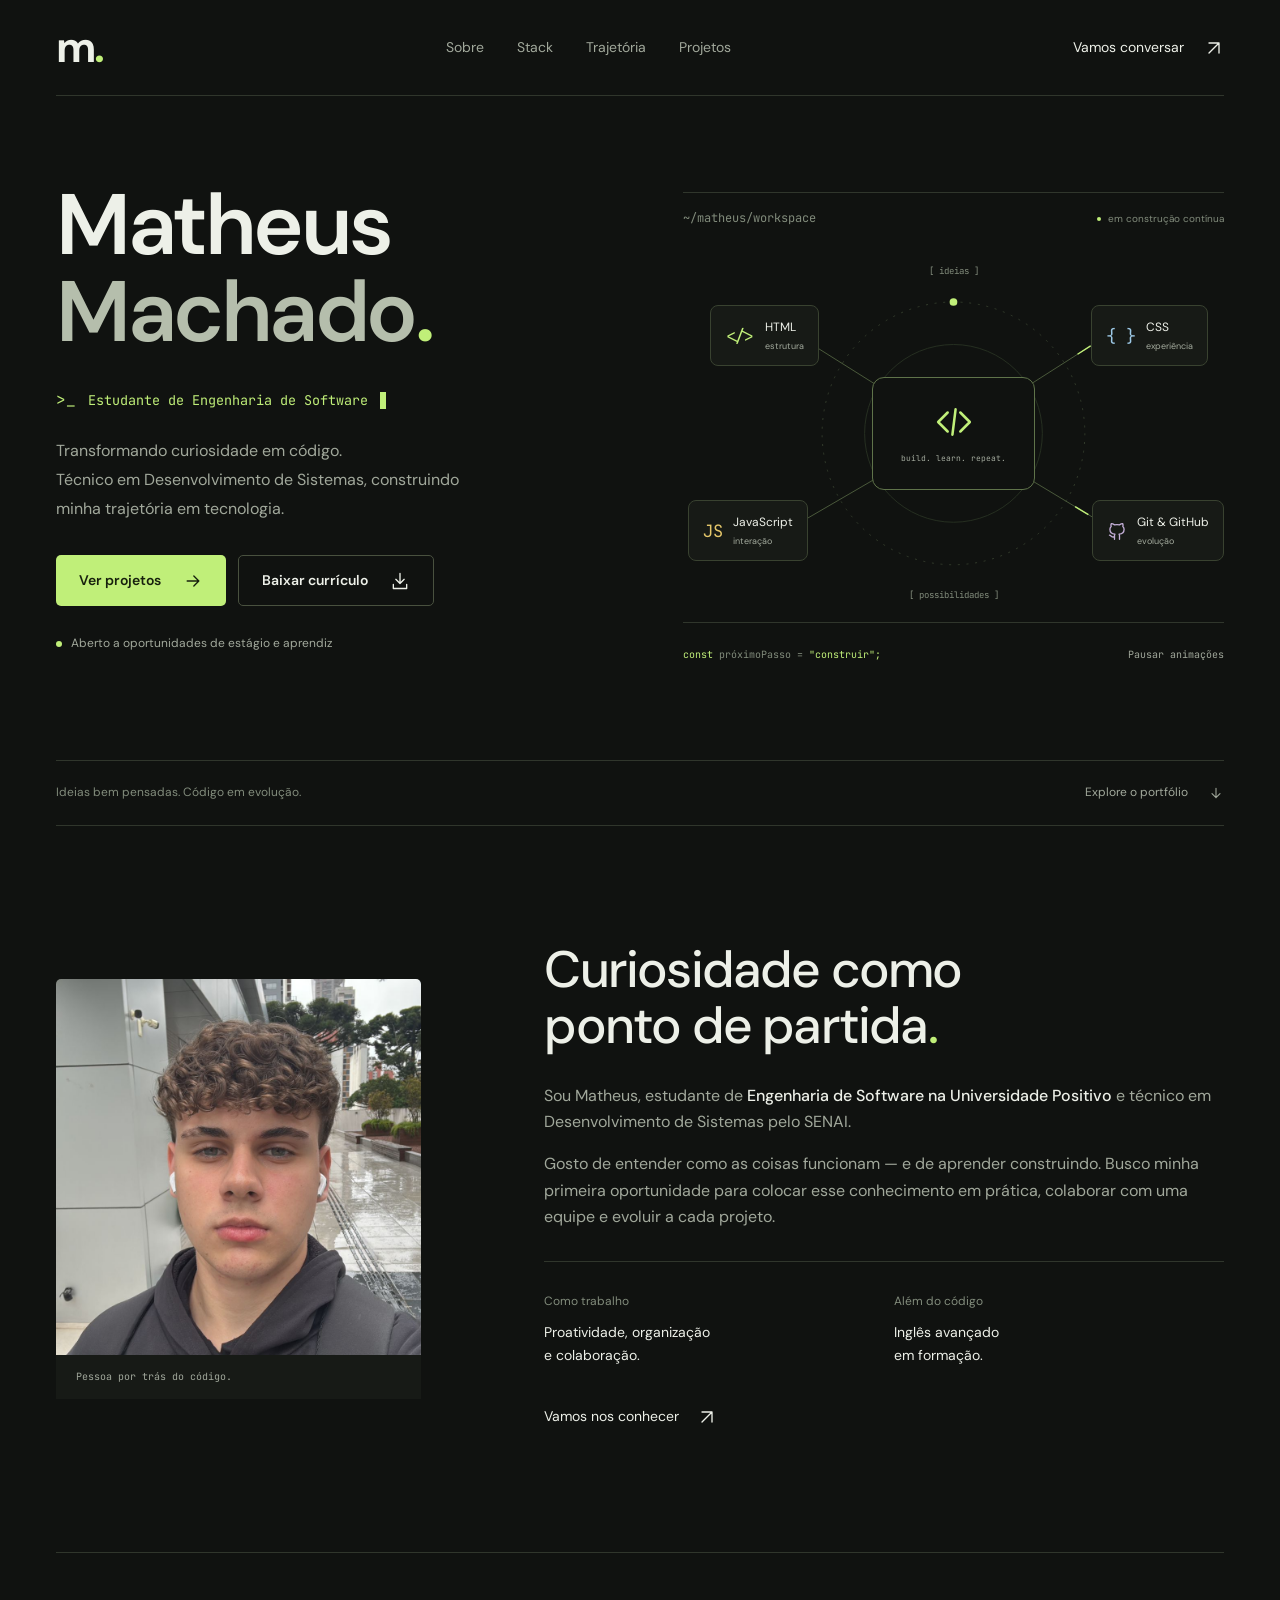
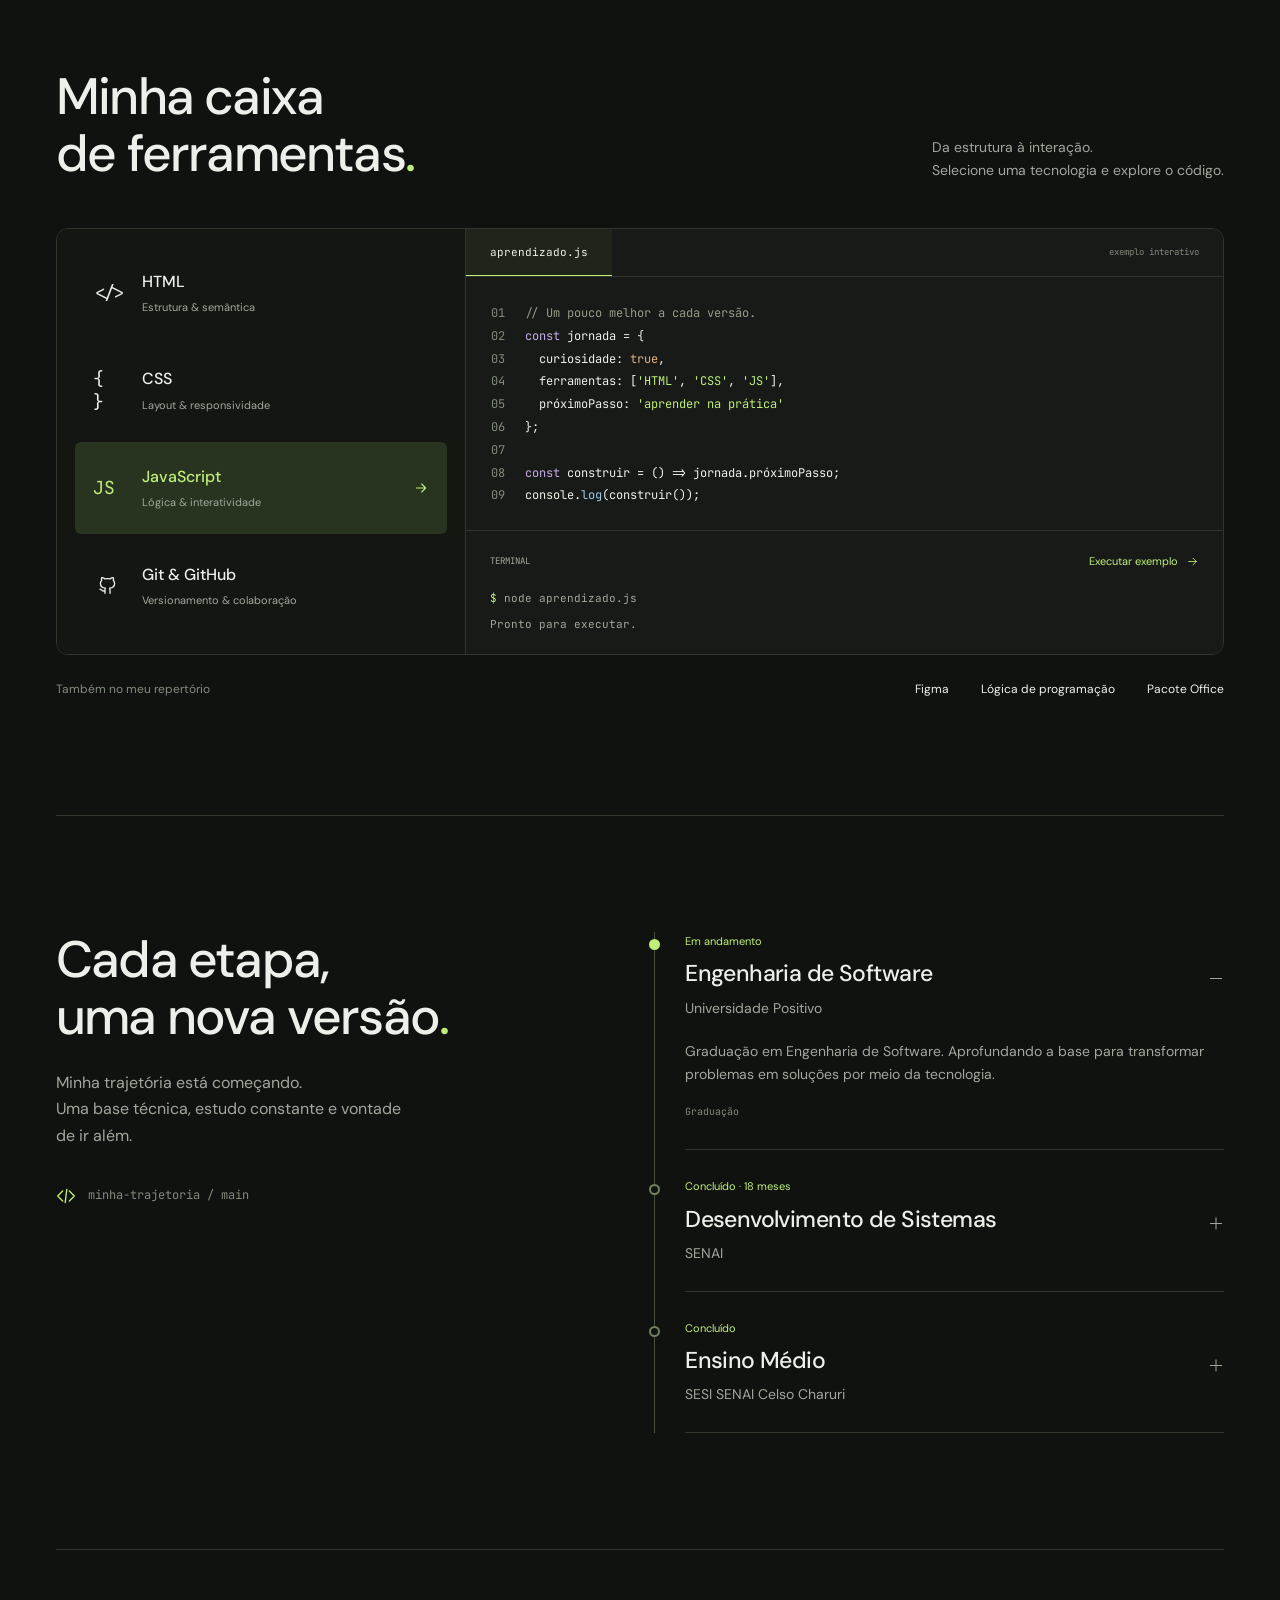
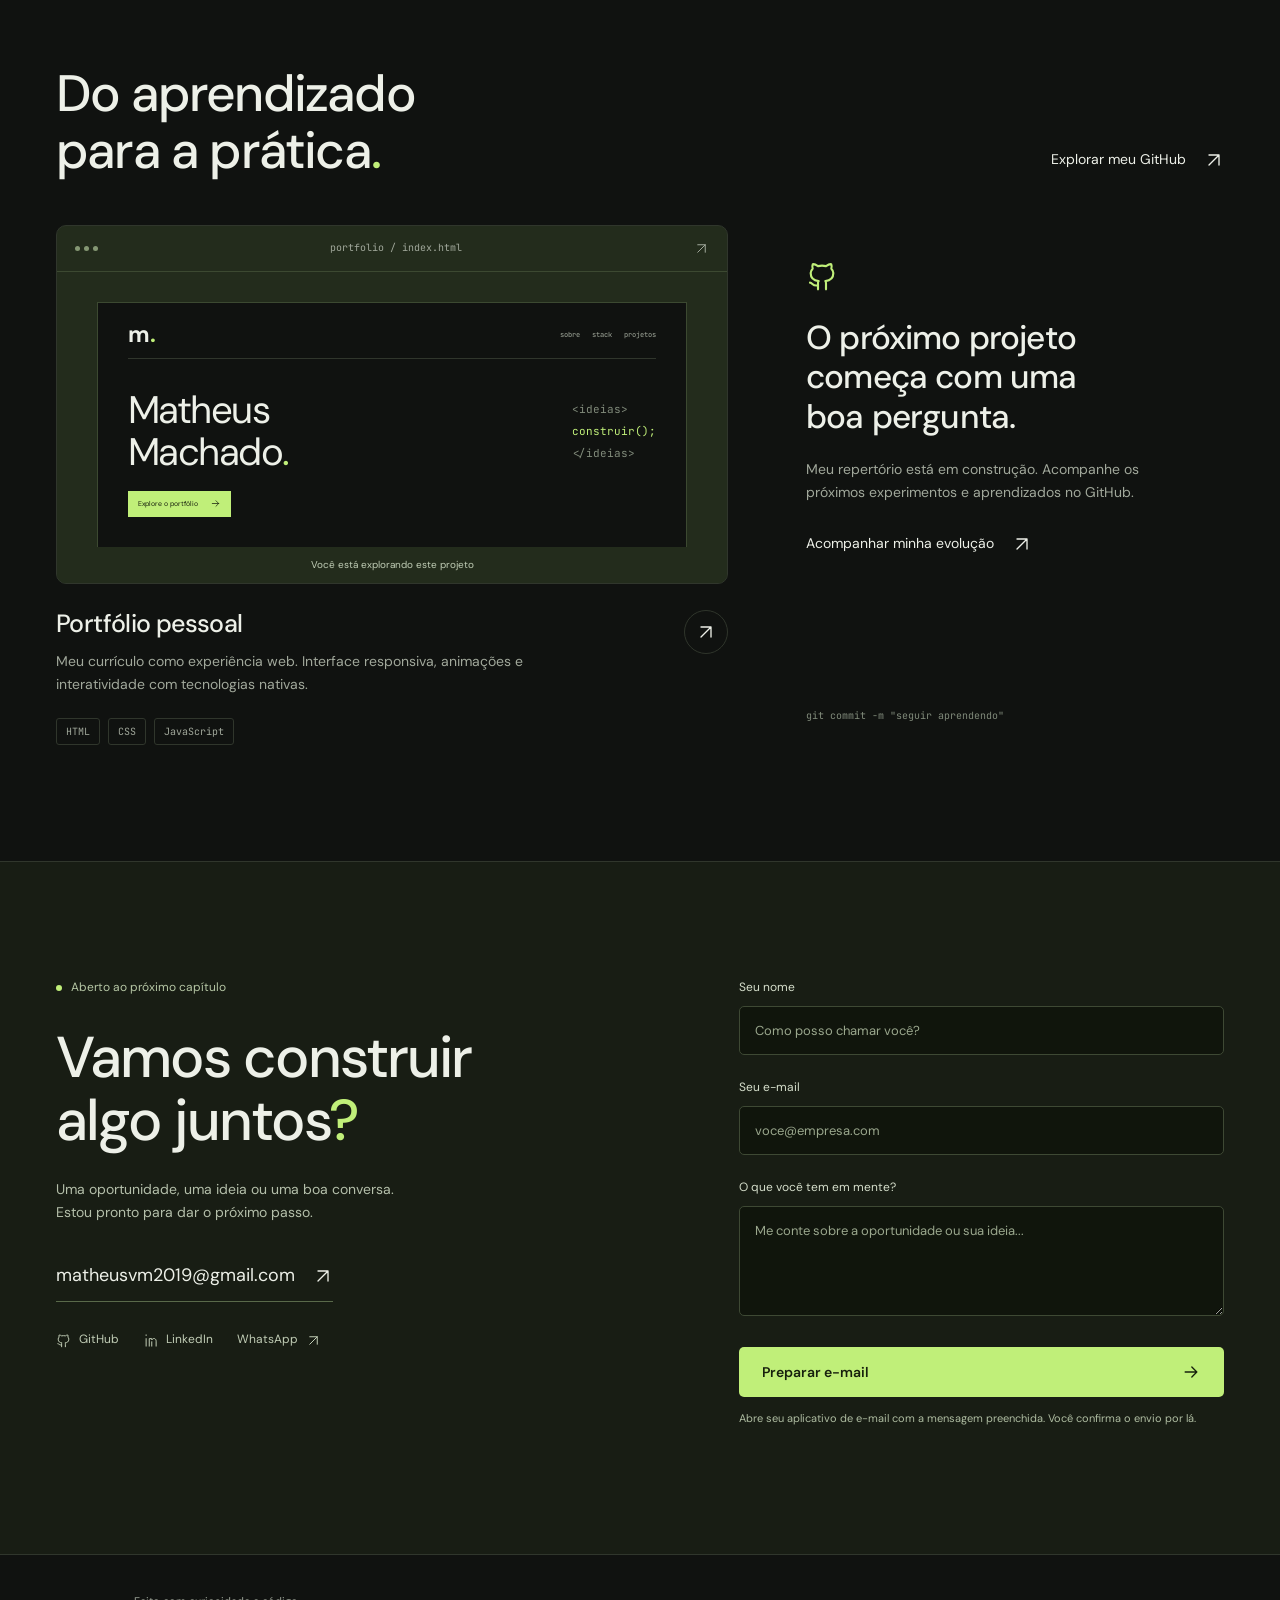
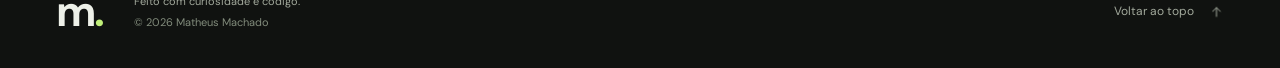
<file: index.html>
<!DOCTYPE html>
<html lang="pt-BR">
<head>
  <meta charset="UTF-8">
  <meta name="viewport" content="width=device-width, initial-scale=1">
  <meta name="theme-color" content="#101210">
  <meta name="description" content="Matheus Machado — estudante de Engenharia de Software e técnico em Desenvolvimento de Sistemas. Conheça minhas competências, formação e projetos.">
  <title>Matheus Machado — Engenharia de Software</title>
  <link rel="icon" href="favicon.svg" type="image/svg+xml">
  <link rel="stylesheet" href="fonts/fonts.css">
  <link rel="stylesheet" href="style.css">
  <script src="script.js" defer></script>
</head>
<body>
  <svg class="icon-definitions" xmlns="http://www.w3.org/2000/svg" aria-hidden="true"><defs>
    <symbol id="arrow" viewBox="0 0 24 24"><path d="M5 12h14m-6-6 6 6-6 6"/></symbol>
    <symbol id="external" viewBox="0 0 24 24"><path d="M6 18 18 6M6 6h12v12"/></symbol>
    <symbol id="download" viewBox="0 0 24 24"><path d="M12 3v12m-5-5 5 5 5-5M4 16v5h16v-5"/></symbol>
    <symbol id="github" viewBox="0 0 24 24"><path d="M9 19c-4 1-4-2-6-2m12 5v-4c0-1 .1-1.6-.5-2.2 3-.3 6-1.5 6-6A4.7 4.7 0 0 0 19 6.5a4.4 4.4 0 0 0-.1-3.3s-1.2-.4-3.9 1.4a13.4 13.4 0 0 0-6 0C6.3 2.8 5.1 3.2 5.1 3.2A4.4 4.4 0 0 0 5 6.5a4.7 4.7 0 0 0-1.5 3.3c0 4.5 3 5.7 6 6-.5.5-.6 1.2-.5 2.2v4"/></symbol>
    <symbol id="mail" viewBox="0 0 24 24"><rect x="3" y="5" width="18" height="14" rx="2"/><path d="m3 6 9 7 9-7"/></symbol>
    <symbol id="check" viewBox="0 0 24 24"><path d="m5 12 4 4L19 6"/></symbol>
    <symbol id="code" viewBox="0 0 24 24"><path d="m8 6-6 6 6 6m8-12 6 6-6 6m-3-14-2 16"/></symbol>
    <symbol id="linkedin" viewBox="0 0 24 24"><path d="M5 9v12M5 3v1m5 17V9h4v2c3-4 7-2 7 2v8m-7-7v7"/></symbol>
  </defs></svg>
  <a class="skip-link" href="#conteudo">Pular para o conteúdo</a>
  <div class="scroll-progress" aria-hidden="true"></div>
  <header class="site-header">
    <a class="wordmark" href="#inicio" aria-label="Matheus Machado, início">m<span>.</span></a>
    <nav id="navigation" aria-label="Navegação principal">
      <a href="#sobre">Sobre</a><a href="#habilidades">Stack</a><a href="#formacao">Trajetória</a><a href="#projetos">Projetos</a>
    </nav>
    <a class="header-contact" href="#contato">Vamos conversar <svg class="icon"><use href="#external"/></svg></a>
    <button class="menu-toggle" aria-controls="navigation" aria-expanded="false" aria-label="Abrir menu"><span></span><span></span></button>
  </header>
  <main id="conteudo">
    <section class="hero container" id="inicio" aria-labelledby="hero-title">
      <div class="hero-copy">
        <h1 id="hero-title">Matheus<br><span>Machado<span class="name-dot">.</span></span></h1>
        <div class="role-line"><span class="code-prompt" aria-hidden="true">&gt;_</span><p id="typed-role">Estudante de Engenharia de Software</p><span class="typing-caret" aria-hidden="true"></span></div>
        <p class="hero-description">Transformando curiosidade em código. <br>Técnico em Desenvolvimento de Sistemas, construindo minha trajetória em tecnologia.</p>
        <div class="hero-actions">
          <a class="button button-primary magnetic" href="#projetos">Ver projetos <svg class="icon"><use href="#arrow"/></svg></a>
          <a class="button button-secondary magnetic" href="docs/Curr%C3%ADculo%20Matheus%20Machado.pdf" download>Baixar currículo <svg class="icon"><use href="#download"/></svg></a>
        </div>
        <p class="availability"><span class="status-dot"></span>Aberto a oportunidades de estágio e aprendiz</p>
      </div>
      <div class="hero-system" aria-label="Diagrama das tecnologias de desenvolvimento web">
        <div class="system-top"><span class="mono">~/matheus/workspace</span><span class="system-live"><span class="status-dot"></span>em construção contínua</span></div>
        <div class="system-map">
          <svg class="circuit" viewBox="0 0 560 390" fill="none" aria-hidden="true">
            <circle cx="280" cy="195" r="136" class="orbit"/><circle cx="280" cy="195" r="92" class="orbit inner"/>
            <path class="track" d="M280 195 116 92M280 195 440 93M280 195 108 295M280 195 446 295"/>
            <path class="signal" d="M116 92 280 195 440 93M108 295 280 195 446 295"/>
            <circle class="orbit-marker" cx="280" cy="59" r="4"/>
          </svg>
          <div class="core"><svg class="icon"><use href="#code"/></svg><span>build. learn. repeat.</span></div>
          <a href="#habilidades" class="tech-node node-html" data-select="html"><span class="tech-mark">&lt;/&gt;</span><span>HTML<span class="node-caption">estrutura</span></span></a>
          <a href="#habilidades" class="tech-node node-css" data-select="css"><span class="tech-mark">{ }</span><span>CSS<span class="node-caption">experiência</span></span></a>
          <a href="#habilidades" class="tech-node node-js" data-select="javascript"><span class="tech-mark js-mark">JS</span><span>JavaScript<span class="node-caption">interação</span></span></a>
          <a href="#habilidades" class="tech-node node-git" data-select="git"><svg class="icon"><use href="#github"/></svg><span>Git & GitHub<span class="node-caption">evolução</span></span></a>
          <span class="map-coordinate coordinate-top mono">[ ideias ]</span><span class="map-coordinate coordinate-bottom mono">[ possibilidades ]</span>
        </div>
        <div class="system-bottom mono"><span><span class="green">const</span> próximoPasso = <span class="green">"construir";</span></span><button id="motion-toggle" type="button" aria-pressed="false">Pausar animações</button></div>
      </div>
      <div class="hero-bottom"><span>Ideias bem pensadas. Código em evolução.</span><a href="#sobre">Explore o portfólio <svg class="icon down"><use href="#arrow"/></svg></a></div>
    </section>

    <section id="sobre" class="about section container" aria-labelledby="about-title">
      <div class="about-portrait reveal"><img src="img/imagem-matheus.jpg" alt="Matheus Machado" width="640" height="800" loading="lazy"><span class="portrait-caption mono">Pessoa por trás do código.</span></div>
      <div class="about-copy reveal"><h2 id="about-title">Curiosidade como ponto de partida<span class="green">.</span></h2><p>Sou Matheus, estudante de <strong>Engenharia de Software na Universidade Positivo</strong> e técnico em Desenvolvimento de Sistemas pelo SENAI.</p><p>Gosto de entender como as coisas funcionam — e de aprender construindo. Busco minha primeira oportunidade para colocar esse conhecimento em prática, colaborar com uma equipe e evoluir a cada projeto.</p><div class="about-facts"><div><span>Como trabalho</span><p>Proatividade, organização<br>e colaboração.</p></div><div><span>Além do código</span><p>Inglês avançado<br>em formação.</p></div></div><a class="text-link" href="#contato">Vamos nos conhecer <svg class="icon"><use href="#external"/></svg></a></div>
    </section>

    <section id="habilidades" class="skills section container" aria-labelledby="skills-title">
      <div class="section-heading reveal"><h2 id="skills-title">Minha caixa<br>de ferramentas<span class="green">.</span></h2><p>Da estrutura à interação.<br>Selecione uma tecnologia e explore o código.</p></div>
      <div class="skills-workbench reveal">
        <div class="skill-tabs" role="tablist" aria-label="Tecnologias" aria-orientation="vertical">
          <button class="skill-tab" id="tab-html" role="tab" aria-selected="false" aria-controls="skill-panel" tabindex="-1" data-skill="html"><span class="skill-symbol">&lt;/&gt;</span><span>HTML<span>Estrutura & semântica</span></span><svg class="icon"><use href="#arrow"/></svg></button>
          <button class="skill-tab" id="tab-css" role="tab" aria-selected="false" aria-controls="skill-panel" tabindex="-1" data-skill="css"><span class="skill-symbol">{ }</span><span>CSS<span>Layout & responsividade</span></span><svg class="icon"><use href="#arrow"/></svg></button>
          <button class="skill-tab" id="tab-javascript" role="tab" aria-selected="true" aria-controls="skill-panel" data-skill="javascript"><span class="skill-symbol">JS</span><span>JavaScript<span>Lógica & interatividade</span></span><svg class="icon"><use href="#arrow"/></svg></button>
          <button class="skill-tab" id="tab-git" role="tab" aria-selected="false" aria-controls="skill-panel" tabindex="-1" data-skill="git"><svg class="icon skill-symbol"><use href="#github"/></svg><span>Git & GitHub<span>Versionamento & colaboração</span></span><svg class="icon"><use href="#arrow"/></svg></button>
        </div>
        <div class="editor" id="skill-panel" role="tabpanel" aria-labelledby="tab-javascript" tabindex="0">
          <div class="editor-top"><span class="file-tab mono" id="file-name">aprendizado.js</span><span class="mono editor-caption">exemplo interativo</span></div>
          <div class="code-window"><div class="line-numbers mono" aria-hidden="true">01<br>02<br>03<br>04<br>05<br>06<br>07<br>08<br>09</div><pre><code id="skill-code"><span class="syntax-comment">// Um pouco melhor a cada versão.</span>
<span class="syntax-purple">const</span> jornada = {
  curiosidade: <span class="syntax-orange">true</span>,
  ferramentas: [<span class="syntax-green">'HTML'</span>, <span class="syntax-green">'CSS'</span>, <span class="syntax-green">'JS'</span>],
  próximoPasso: <span class="syntax-green">'aprender na prática'</span>
};

<span class="syntax-purple">const</span> construir = () =&gt; jornada.próximoPasso;
console.<span class="syntax-blue">log</span>(construir());</code></pre></div>
          <div class="terminal"><div class="terminal-heading"><span class="mono">TERMINAL</span><button class="run-button" id="run-code" type="button">Executar exemplo <svg class="icon"><use href="#arrow"/></svg></button></div><p class="mono"><span class="green" aria-hidden="true">$ </span><span id="terminal-command">node aprendizado.js</span></p><p id="terminal-output" class="terminal-output mono" role="status">Pronto para executar.</p></div>
        </div>
      </div>
      <div class="tool-footer"><span>Também no meu repertório</span><span>Figma</span><span>Lógica de programação</span><span>Pacote Office</span></div>
      <noscript><p>O painel interativo requer JavaScript. Minhas competências incluem HTML, CSS, JavaScript, Git e GitHub, Figma, lógica de programação e Pacote Office.</p></noscript>
    </section>

    <section id="formacao" class="journey section container" aria-labelledby="journey-title">
      <div class="journey-intro reveal"><h2 id="journey-title">Cada etapa,<br>uma nova versão<span class="green">.</span></h2><p>Minha trajetória está começando.<br>Uma base técnica, estudo constante e vontade de ir além.</p><div class="branch-label mono"><svg class="icon"><use href="#code"/></svg> minha-trajetoria / main</div></div>
      <div class="timeline reveal">
        <details open><summary><span class="commit-dot"></span><span class="timeline-status">Em andamento</span><h3>Engenharia de Software</h3><span class="institution">Universidade Positivo</span><span class="expand-icon" aria-hidden="true"></span></summary><div class="timeline-details"><p>Graduação em Engenharia de Software. Aprofundando a base para transformar problemas em soluções por meio da tecnologia.</p><span class="mono commit-label">Graduação</span></div></details>
        <details><summary><span class="commit-dot"></span><span class="timeline-status">Concluído · 18 meses</span><h3>Desenvolvimento de Sistemas</h3><span class="institution">SENAI</span><span class="expand-icon" aria-hidden="true"></span></summary><div class="timeline-details"><p>Curso técnico integrado ao Ensino Médio, com foco em lógica de programação, práticas de desenvolvimento e fundamentos de software.</p><span class="mono commit-label">Formação técnica</span></div></details>
        <details><summary><span class="commit-dot"></span><span class="timeline-status">Concluído</span><h3>Ensino Médio</h3><span class="institution">SESI SENAI Celso Charuri</span><span class="expand-icon" aria-hidden="true"></span></summary><div class="timeline-details"><p>Ensino Médio integrado à formação técnica em Desenvolvimento de Sistemas.</p><span class="mono commit-label">Formação escolar</span></div></details>
      </div>
    </section>

    <section id="projetos" class="projects section container" aria-labelledby="projects-title">
      <div class="section-heading reveal"><h2 id="projects-title">Do aprendizado<br>para a prática<span class="green">.</span></h2><a class="text-link" href="https://github.com/matheus-2207" target="_blank" rel="noopener noreferrer">Explorar meu GitHub <svg class="icon"><use href="#external"/></svg></a></div>
      <div class="project-grid">
        <article class="project-feature reveal">
          <a class="project-preview" href="https://github.com/matheus-2207/Matheus-Machado" target="_blank" rel="noopener noreferrer" aria-label="Ver código-fonte do portfólio pessoal no GitHub"><div class="preview-toolbar mono"><span class="preview-dots"><i></i><i></i><i></i></span>portfolio / index.html<svg class="icon"><use href="#external"/></svg></div><div class="mini-site" aria-hidden="true"><div class="mini-nav"><b>m<span>.</span></b><span>sobre &nbsp; stack &nbsp; projetos</span></div><div class="mini-content"><span>Matheus<br>Machado<span class="green">.</span></span><div class="mini-code">&lt;ideias&gt;<br><span>construir();</span><br>&lt;/ideias&gt;</div></div><span class="mini-button">Explore o portfólio <svg class="icon"><use href="#arrow"/></svg></span></div><span class="preview-note">Você está explorando este projeto</span></a>
          <div class="project-description"><div><h3>Portfólio pessoal</h3><p>Meu currículo como experiência web. Interface responsiva, animações e interatividade com tecnologias nativas.</p></div><a class="project-arrow" href="https://github.com/matheus-2207/Matheus-Machado" target="_blank" rel="noopener noreferrer" aria-label="Abrir repositório do portfólio"><svg class="icon"><use href="#external"/></svg></a></div><ul class="tags" aria-label="Tecnologias do portfólio"><li>HTML</li><li>CSS</li><li>JavaScript</li></ul>
        </article>
        <article class="project-next reveal"><svg class="icon"><use href="#github"/></svg><h3>O próximo projeto<br>começa com uma<br>boa pergunta.</h3><p>Meu repertório está em construção. Acompanhe os próximos experimentos e aprendizados no GitHub.</p><a class="text-link" href="https://github.com/matheus-2207" target="_blank" rel="noopener noreferrer">Acompanhar minha evolução <svg class="icon"><use href="#external"/></svg></a><span class="mono next-code">git commit -m "seguir aprendendo"</span></article>
      </div>
    </section>

    <section id="contato" class="contact section" aria-labelledby="contact-title"><div class="container contact-grid">
      <div class="contact-copy reveal"><p class="availability"><span class="status-dot"></span>Aberto ao próximo capítulo</p><h2 id="contact-title">Vamos construir<br>algo juntos<span class="green">?</span></h2><p>Uma oportunidade, uma ideia ou uma boa conversa. <br>Estou pronto para dar o próximo passo.</p><a class="contact-email" href="mailto:matheusvm2019@gmail.com">matheusvm2019@gmail.com <svg class="icon"><use href="#external"/></svg></a><div class="social-links"><a href="https://github.com/matheus-2207" target="_blank" rel="noopener noreferrer"><svg class="icon"><use href="#github"/></svg>GitHub</a><a href="https://www.linkedin.com/in/matheus-machado-560680384" target="_blank" rel="noopener noreferrer"><svg class="icon"><use href="#linkedin"/></svg>LinkedIn</a><a href="https://wa.me/5541996550283" target="_blank" rel="noopener noreferrer">WhatsApp <svg class="icon"><use href="#external"/></svg></a></div></div>
      <form id="contact-form" class="contact-form reveal" action="mailto:matheusvm2019@gmail.com" method="get"><div class="field"><label for="contact-name">Seu nome</label><input id="contact-name" name="name" placeholder="Como posso chamar você?" autocomplete="name" required maxlength="100"></div><div class="field"><label for="contact-email">Seu e-mail</label><input id="contact-email" name="email" type="email" placeholder="voce@empresa.com" autocomplete="email" required maxlength="254"></div><div class="field"><label for="contact-message">O que você tem em mente?</label><textarea id="contact-message" name="body" placeholder="Me conte sobre a oportunidade ou sua ideia..." required minlength="10" maxlength="3000" rows="3"></textarea></div><button class="button button-primary" type="submit">Preparar e-mail <svg class="icon"><use href="#arrow"/></svg></button><p class="form-note">Abre seu aplicativo de e-mail com a mensagem preenchida. Você confirma o envio por lá.</p><p id="form-status" class="form-status" role="status"></p></form>
    </div></section>
  </main>
  <footer class="container site-footer"><a class="wordmark" href="#inicio" aria-label="Voltar ao início">m<span>.</span></a><p>Feito com curiosidade e código.<span>© <span id="year">2026</span> Matheus Machado</span></p><a class="back-top" href="#inicio">Voltar ao topo <svg class="icon"><use href="#arrow"/></svg></a></footer>
  <div class="cursor-ring" aria-hidden="true"></div>
</body>
</html>
</file>
<file: fonts/fonts.css>
@font-face {
  font-family: 'DM Sans';
  font-style: normal;
  font-weight: 400;
  font-display: swap;
  src: url(font-0.ttf) format('truetype');
}
@font-face {
  font-family: 'DM Sans';
  font-style: normal;
  font-weight: 500;
  font-display: swap;
  src: url(font-1.ttf) format('truetype');
}
@font-face {
  font-family: 'DM Sans';
  font-style: normal;
  font-weight: 600;
  font-display: swap;
  src: url(font-2.ttf) format('truetype');
}
@font-face {
  font-family: 'DM Sans';
  font-style: normal;
  font-weight: 700;
  font-display: swap;
  src: url(font-3.ttf) format('truetype');
}
@font-face {
  font-family: 'JetBrains Mono';
  font-style: normal;
  font-weight: 400;
  font-display: swap;
  src: url(font-4.ttf) format('truetype');
}
@font-face {
  font-family: 'JetBrains Mono';
  font-style: normal;
  font-weight: 500;
  font-display: swap;
  src: url(font-5.ttf) format('truetype');
}
</file>
<file: style.css>
:root {
  color-scheme: dark;
  --bg: #101210; --surface: #171a16; --surface-raised: #20251d;
  --text: #edf0e8; --muted: #a1a89b; --subtle: #818b7b; --line: #30362c;
  --accent: #c0ef79; --accent-ink: #17200d;
  --font: 'DM Sans', sans-serif; --mono: 'JetBrains Mono', monospace;
  --ease: cubic-bezier(.16, 1, .3, 1); --max: 1280px;
}
* { box-sizing: border-box; }
html { scroll-behavior: smooth; scroll-padding-top: 104px; scrollbar-color: #525e46 var(--bg); }
body { margin: 0; background: var(--bg); color: var(--text); font: 16px/1.65 var(--font); -webkit-font-smoothing: antialiased; }
::selection { background: var(--accent); color: var(--accent-ink); }
:focus-visible { outline: 2px solid var(--accent); outline-offset: 6px; }
a { color: inherit; text-decoration: none; text-underline-offset: 5px; }
button, input, textarea { font: inherit; }
button, a, input, textarea { -webkit-tap-highlight-color: transparent; }
button { color: inherit; cursor: pointer; }
button:disabled { cursor: wait; opacity: .6; }
button { border: 0; }
svg { flex-shrink: 0; }
img { display: block; max-width: 100%; }
h1,h2,h3,p { margin: 0; }
h1,h2,h3 { font-weight: 500; line-height: 1.1; text-wrap: balance; }
h2 { font-size: clamp(34px, 4vw, 54px); letter-spacing: -.035em; }
h3 { font-size: 25px; letter-spacing: -.025em; }
p { color: var(--muted); }
strong { color: var(--text); font-weight: 500; }
.container { width: min(calc(100% - 112px), var(--max)); margin-inline: auto; }
.section { padding-block: 116px; scroll-margin-top: 0; }
.mono { font-family: var(--mono); font-size: 12px; }
.green { color: var(--accent); }
.icon { width: 20px; height: 20px; fill: none; stroke: currentColor; stroke-width: 1.6; stroke-linecap: round; stroke-linejoin: round; }
.icon-definitions { position: absolute; width: 0; height: 0; overflow: hidden; }
.skip-link { position: fixed; top: -80px; left: 16px; padding: 12px 20px; z-index: 100; background: var(--accent); color: var(--accent-ink); }
.skip-link:focus { top: 12px; }
.scroll-progress { position: fixed; inset: 0 0 auto; height: 2px; z-index: 60; background: var(--accent); transform: scaleX(0); transform-origin: left; }
.site-header { height: 96px; width: min(calc(100% - 112px), var(--max)); margin: auto; display: flex; align-items: center; justify-content: space-between; border-bottom: 1px solid var(--line); position: relative; z-index: 40; }
.wordmark { font-size: 43px; line-height: 1; font-weight: 700; letter-spacing: -.04em; }
.wordmark span { color: var(--accent); }
.site-header nav { display: flex; gap: 33px; }
.site-header nav a { color: var(--muted); font-size: 14px; transition: color 180ms; }
.site-header nav a:hover, .site-header nav a[aria-current] { color: var(--accent); }
.header-contact { display: flex; gap: 20px; align-items: center; font-size: 14px; }
.header-contact:hover { color: var(--accent); }
.menu-toggle { display: none; }
.hero { display: grid; grid-template-columns: 1.1fr 1fr; column-gap: 32px; padding-top: 86px; }
h1 { font-size: clamp(64px, 6.7vw, 96px); font-weight: 550; letter-spacing: -.04em; line-height: 1.02; }
h1 > span { color: #b5beac; }
.name-dot { color: var(--accent); }
.role-line { display: flex; align-items: center; gap: 12px; margin-top: 30px; min-height: 27px; }
.role-line p { color: var(--accent); font-family: var(--mono); font-size: clamp(11px, 1.05vw, 14px); }
.code-prompt { font-family: var(--mono); color: var(--accent); }
.typing-caret { width: 6px; height: 17px; background: var(--accent); animation: caret 1s step-end infinite; }
@keyframes caret { 50% { opacity: 0; } }
.hero-description { max-width: 450px; margin-top: 23px; font-size: 16px; line-height: 1.8; }
.hero-actions { display: flex; flex-wrap: wrap; gap: 12px; margin-top: 32px; }
.button { display: inline-flex; gap: 22px; align-items: center; justify-content: center; min-height: 50px; padding: 13px 23px; font-weight: 550; font-size: 14px; border-radius: 5px; transition: background .2s, color .2s, transform .4s var(--ease); }
.button-primary { color: var(--accent-ink); background: var(--accent); }
.button-primary:hover { background: #d5ffaa; }
.button-secondary { color: var(--text); border: 1px solid #49513f; background: transparent; }
.button-secondary:hover { background: var(--surface-raised); border-color: var(--accent); }
.availability { display: flex; align-items: center; gap: 9px; font-size: 12px; }
.hero .availability { margin-top: 28px; }
.status-dot { display: inline-block; width: 6px; height: 6px; flex-shrink: 0; border-radius: 50%; background: var(--accent); }
.hero-system { align-self: center; margin-top: 10px; min-width: 0; }
.system-top,.system-bottom { display: flex; align-items: center; justify-content: space-between; gap: 10px; color: var(--subtle); padding-block: 16px; border-top: 1px solid var(--line); }
.system-top { font-size: 10px; }
.system-live { display: flex; gap: 7px; align-items: center; font-size: 10px; }
.system-live .status-dot { width: 4px; height: 4px; }
.system-bottom { font-size: 10px; }
.system-bottom button { background: none; padding: 8px 0 8px 8px; font: inherit; color: var(--muted); }
.system-bottom button:hover { color: var(--accent); }
.system-map { position: relative; width: 100%; aspect-ratio: 560 / 390; }
.circuit { position: absolute; inset: 0; width: 100%; height: 100%; }
.orbit { stroke: #343e2d; stroke-dasharray: 2 7; }
.orbit.inner { stroke: #273022; stroke-dasharray: none; }
.track { stroke: #4c5c3d; }
.signal { stroke: var(--accent); stroke-dasharray: 16 330; stroke-width: 1.5; animation: signal 7s linear infinite; }
@keyframes signal { to { stroke-dashoffset: -692; } }
.orbit-marker { fill: var(--accent); transform-origin: 280px 195px; animation: orbit 35s linear infinite; }
@keyframes orbit { to { transform: rotate(360deg); } }
.core { position: absolute; width: 30%; height: 30%; top: 35%; left: 35%; display: flex; align-items: center; justify-content: center; flex-direction: column; background: var(--bg); border: 1px solid #5f734a; border-radius: 12px; color: var(--accent); }
.core .icon { width: 38px; height: 38px; }
.core span { margin-top: 12px; font: 8px var(--mono); color: var(--muted); }
.tech-node { position: absolute; display: flex; align-items: center; gap: 10px; min-height: 61px; padding: 11px 14px; border: 1px solid #394230; background: var(--surface); border-radius: 8px; font-size: 12px; line-height: 1.4; transition: border-color .2s, transform .4s var(--ease), background .2s; }
.tech-node:hover { transform: translateY(-5px); border-color: var(--accent); background: #242d1d; }
.tech-mark { color: var(--accent); font: 17px var(--mono); }
.js-mark { color: #e6c86b; }
.node-css .tech-mark { color: #9dc9e6; }
.node-git .icon { color: #c4afd8; }
.node-caption { display: block; font-size: 9px; color: var(--muted); margin-top: 4px; }
.node-html { top: 16%; left: 5%; }
.node-css { top: 16%; right: 3%; }
.node-js { bottom: 16%; left: 1%; }
.node-git { bottom: 16%; right: 0; }
.map-coordinate { position: absolute; left: 0; width: 100%; text-align: center; font-size: 9px; color: var(--subtle); }
.coordinate-top { top: 5%; }.coordinate-bottom { bottom: 5%; }
.hero-bottom { grid-column: 1/-1; display: flex; justify-content: space-between; border-block: 1px solid var(--line); padding-block: 22px; margin-top: 73px; color: var(--subtle); font-size: 12px; }
.hero-bottom a { display: flex; align-items: center; gap: 20px; color: var(--muted); }
.down { transform: rotate(90deg); width: 16px; }
.about { display: grid; grid-template-columns: .8fr 1.4fr; gap: 100px; align-items: center; }
.about-portrait { position: relative; max-width: 365px; }
.about-portrait img { width: 100%; height: auto; aspect-ratio: 4/4.6; object-fit: cover; object-position: center 37%; border-radius: 5px; }
.portrait-caption { position: absolute; bottom: 0; left: 0; right: 0; padding: 14px 20px; background: var(--surface); color: var(--muted); font-size: 10px; }
.about-copy h2 { max-width: 620px; margin-bottom: 28px; }
.about-copy > p { margin-top: 16px; max-width: 65ch; }
.about-facts { display: grid; grid-template-columns: 1fr 1fr; gap: 20px; padding-top: 25px; margin-top: 30px; border-top: 1px solid var(--line); }
.about-facts > div > span { color: var(--subtle); font-size: 12px; }
.about-facts p { color: var(--text); font-size: 14px; margin-top: 8px; }
.text-link { display: inline-flex; align-items: center; gap: 18px; font-size: 14px; padding-block: 8px; }
.text-link:hover { color: var(--accent); }
.about .text-link { margin-top: 30px; }
.section-heading { display: flex; justify-content: space-between; align-items: end; gap: 35px; margin-bottom: 46px; }
.section-heading > p { font-size: 14px; max-width: 330px; }
.skills { border-top: 1px solid var(--line); }
.skills-workbench { display: grid; grid-template-columns: .7fr 1.3fr; border: 1px solid var(--line); border-radius: 12px; overflow: hidden; }
.skill-tabs { padding: 18px; display: flex; flex-direction: column; gap: 6px; background: #131611; }
.skill-tab { display: flex; align-items: center; width: 100%; text-align: left; gap: 20px; padding: 22px 18px; background: transparent; border-radius: 6px; transition: background .25s; }
.skill-tab[aria-selected="true"] { background: #283320; color: var(--accent); }
.skill-tab:hover { background: var(--surface-raised); }
.skill-symbol { width: 29px; font: 18px var(--mono); }
.skill-tab > span:nth-child(2) { flex: 1; font-size: 16px; font-weight: 500; }
.skill-tab > span > span { display: block; font-size: 11px; color: var(--muted); font-weight: 400; margin-top: 3px; }
.skill-tab > .icon:last-child { width: 16px; opacity: 0; }
.skill-tab[aria-selected="true"] > .icon:last-child { opacity: 1; }
.editor { background: var(--surface); border-left: 1px solid var(--line); min-width: 0; }
.editor-top { display: flex; justify-content: space-between; align-items: center; border-bottom: 1px solid var(--line); padding-right: 24px; }
.file-tab { padding: 14px 24px; background: #20251c; border-bottom: 1px solid var(--accent); color: var(--text); font-size: 11px; }
.editor-caption { font-size: 9px; color: var(--subtle); }
.code-window { display: flex; gap: 20px; padding: 25px 25px 23px; overflow: auto; }
.line-numbers { color: var(--subtle); font-size: 12px; line-height: 1.9; user-select: none; }
pre { margin: 0; font: 12px/1.9 var(--mono); }
pre code { font: inherit; }
.syntax-comment { color: #929c89; }.syntax-purple { color: #c5ace8; }.syntax-green { color: var(--accent); }.syntax-orange { color: #e2b07d; }.syntax-blue { color: #9dcae5; }
.terminal { border-top: 1px solid var(--line); padding: 14px 24px 20px; }
.terminal-heading { display: flex; justify-content: space-between; align-items: center; margin-bottom: 12px; }
.terminal-heading > span { color: var(--muted); font-size: 9px; }
.run-button { display: flex; gap: 8px; align-items: center; color: var(--accent); background: none; font-size: 11px; padding: 7px 0 7px 10px; }
.run-button .icon { width: 13px; height: 13px; }
.terminal p { font-size: 11px; }
.terminal-output { margin-top: 7px; min-height: 19px; }
.terminal-output.is-success { color: var(--accent); }
.tool-footer { display: flex; flex-wrap: wrap; gap: 32px; padding-top: 25px; font-size: 12px; }
.tool-footer span:first-child { color: var(--subtle); margin-right: auto; }
.journey { display: grid; grid-template-columns: 1fr 1.1fr; gap: 80px; border-top: 1px solid var(--line); }
.journey-intro > p { margin-top: 25px; max-width: 350px; }
.branch-label { display: flex; align-items: center; gap: 12px; margin-top: 37px; color: var(--subtle); }
.branch-label .icon { color: var(--accent); }
.timeline { border-left: 1px solid #46503c; }
.timeline details { position: relative; margin-left: 30px; border-bottom: 1px solid var(--line); padding-bottom: 26px; margin-bottom: 27px; }
.timeline details:last-child { margin-bottom: 0; }
.timeline summary { list-style: none; cursor: pointer; position: relative; padding-right: 32px; }
.timeline summary::-webkit-details-marker { display: none; }
.commit-dot { position: absolute; left: -36px; top: 7px; width: 11px; height: 11px; border: 2px solid #71825f; background: var(--bg); border-radius: 50%; }
.timeline details[open] .commit-dot { background: var(--accent); border-color: var(--accent); }
.timeline-status { display: block; color: var(--accent); font-size: 11px; margin-bottom: 11px; }
.timeline h3 { font-size: 23px; }
.institution { display: block; margin-top: 10px; color: var(--muted); font-size: 14px; }
.expand-icon { position: absolute; top: 40px; right: 0; width: 14px; height: 14px; }
.expand-icon:before,.expand-icon:after { content: ''; position: absolute; width: 12px; height: 1px; top: 6px; background: var(--muted); }
.expand-icon:after { transform: rotate(90deg); transition: transform .2s; }
[open] .expand-icon:after { transform: rotate(0); }
.timeline-details { margin-top: 20px; }
.timeline-details p { font-size: 14px; }
.commit-label { display: inline-block; margin-top: 18px; color: var(--subtle); font-size: 10px; }
.projects { border-top: 1px solid var(--line); }
.project-grid { display: grid; grid-template-columns: 1.5fr 1fr; gap: 48px; }
.project-preview { display: block; border: 1px solid var(--line); border-radius: 10px; overflow: hidden; background: #232c1c; transition: border-color .25s; }
.project-preview:hover { border-color: var(--accent); }
.preview-toolbar { display: flex; justify-content: space-between; align-items: center; padding: 14px 18px; font-size: 10px; color: var(--muted); border-bottom: 1px solid #3c4931; }
.preview-toolbar .icon { width: 15px; height: 15px; }
.preview-dots { display: flex; gap: 4px; }.preview-dots i { width: 5px; height: 5px; border-radius: 50%; background: #849773; }
.mini-site { margin: 30px 40px 0; background: var(--bg); padding: 20px 30px 30px; border: 1px solid #3c4931; border-bottom: none; transition: transform .6s var(--ease); }
.project-preview:hover .mini-site { transform: translateY(-5px); }
.mini-nav { display: flex; align-items: center; justify-content: space-between; border-bottom: 1px solid var(--line); padding-bottom: 12px; }
.mini-nav b { font-size: 23px; line-height: 1; }.mini-nav b span { color: var(--accent); }
.mini-nav > span { font: 7px var(--mono); color: var(--muted); }
.mini-content { display: flex; justify-content: space-between; align-items: center; gap: 15px; margin-top: 30px; }
.mini-content > span { font-size: clamp(28px, 3vw, 42px); letter-spacing: -.04em; line-height: 1.1; }
.mini-code { font: 11px/2 var(--mono); color: var(--subtle); }.mini-code span { color: var(--accent); }
.mini-button { display: inline-flex; align-items: center; gap: 12px; background: var(--accent); padding: 7px 10px; margin-top: 18px; font-size: 7px; color: var(--accent-ink); }.mini-button .icon { width: 11px; height: 11px; }
.preview-note { display: block; padding: 10px; text-align: center; font-size: 10px; color: #c0cdb5; background: #232c1c; position: relative; }
.project-description { display: flex; justify-content: space-between; gap: 20px; margin-top: 26px; }
.project-description p { margin-top: 12px; font-size: 14px; max-width: 480px; }
.project-arrow { display: grid; place-items: center; width: 44px; height: 44px; border: 1px solid var(--line); border-radius: 50%; flex-shrink: 0; }
.project-arrow:hover { color: var(--accent); border-color: var(--accent); }
.tags { display: flex; gap: 8px; margin: 22px 0 0; padding: 0; list-style: none; }
.tags li { font: 10px var(--mono); padding: 6px 9px; color: var(--muted); border: 1px solid var(--line); border-radius: 3px; }
.project-next { padding: 35px 0 20px 30px; display: flex; align-items: start; flex-direction: column; }
.project-next > .icon { width: 32px; height: 32px; color: var(--accent); margin-bottom: 26px; }
.project-next h3 { font-size: clamp(28px, 2.6vw, 38px); line-height: 1.18; }
.project-next p { margin-top: 22px; max-width: 350px; font-size: 14px; }
.project-next .text-link { margin-top: 20px; }
.next-code { font-size: 10px; margin-top: auto; padding-top: 40px; color: var(--subtle); }
.contact { background: #181d14; border-block: 1px solid var(--line); }
.contact-grid { display: grid; grid-template-columns: 1.2fr 1fr; gap: 100px; }
.contact-copy .availability { margin-bottom: 28px; color: #b5c6a4; }
.contact-copy h2 { font-size: clamp(40px, 4.5vw, 64px); }
.contact-copy > p:not(.availability) { margin-top: 26px; color: #b4bfaa; font-size: 14px; }
.contact-email { display: inline-flex; align-items: center; gap: 18px; font-size: 18px; border-bottom: 1px solid #59694a; padding-bottom: 10px; margin-top: 37px; }
.contact-email:hover { color: var(--accent); }
.social-links { display: flex; flex-wrap: wrap; gap: 24px; margin-top: 28px; }
.social-links a { display: inline-flex; align-items: center; gap: 8px; font-size: 12px; color: #c0ccb5; }
.social-links .icon { width: 15px; height: 15px; }
.social-links a:hover { color: var(--accent); }
.field { margin-bottom: 23px; }
.field label { display: block; font-size: 12px; margin-bottom: 8px; color: #d4ddca; }
.field input,.field textarea { width: 100%; background: #10150c; border: 1px solid #3e4934; border-radius: 5px; padding: 13px 15px; font-size: 13px; color: var(--text); caret-color: var(--accent); }
.field input::placeholder,.field textarea::placeholder { color: #9aa78d; }
.field textarea { resize: vertical; min-height: 110px; max-height: 400px; }
.field input:user-invalid,.field textarea:user-invalid { border-color: #e79e8e; }
.contact-form .button { width: 100%; justify-content: space-between; }
.form-note { font-size: 11px; color: #aebca1; margin-top: 13px; line-height: 1.6; }
.form-status { font-size: 12px; color: var(--accent); margin-top: 10px; }
.contact-form.is-ready .button { background: #dbffb1; }
.site-footer { display: flex; align-items: center; justify-content: space-between; gap: 30px; padding-block: 35px; }
.site-footer p { font-size: 11px; margin-right: auto; }
.site-footer p > span { display: block; color: var(--subtle); margin-top: 3px; }
.back-top { display: flex; gap: 15px; align-items: center; font-size: 12px; color: var(--muted); }.back-top .icon { transform: rotate(-90deg); width: 15px; }
.cursor-ring { display: none; }
@media (pointer:fine) and (prefers-reduced-motion:no-preference) {
  .cursor-ring { display: block; position: fixed; z-index: 80; top: 0; left: 0; width: 25px; height: 25px; border: 1px solid #a6cd7480; border-radius: 50%; pointer-events: none; opacity: 0; transition: width .2s, height .2s, opacity .2s; }
  .cursor-ring.is-active { width: 40px; height: 40px; }
}
.reveal.is-revealed { animation: reveal .8s var(--ease) both; }
@keyframes reveal { from { opacity: .45; transform: translateY(23px); } to { opacity: 1; transform: translateY(0); } }
body.motion-paused *, body.motion-paused *::before, body.motion-paused *::after { animation: none !important; transition: none !important; }
body.motion-paused .cursor-ring { display: none; }
html:has(body.motion-paused) { scroll-behavior: auto; }
@media (min-width: 1600px) { .hero { padding-top: 100px; } .hero-bottom { margin-top: 90px; } }
@media (max-width: 1100px) {
  .container,.site-header { width: calc(100% - 64px); }
  .hero { column-gap: 20px; padding-top: 70px; }
  h1 { font-size: clamp(64px, 7.5vw, 82px); }
  .system-live { display: none; }
  .tech-node { gap: 7px; padding: 10px; font-size: 11px; min-height: 54px; }
  .core span { font-size: 6px; }.core .icon { width: 28px; height: 28px; }
  .system-bottom { flex-wrap: wrap; gap: 0; }.system-bottom button { padding-left: 0; }
  .about { gap: 60px; }.section { padding-block: 90px; }
  .contact-grid { gap: 50px; }.journey { gap: 50px; }
  .skill-tabs { padding: 12px; }.skill-tab { padding: 22px 12px; gap: 12px; }
  .mini-site { margin-inline: 25px; padding-inline: 22px; }.mini-code { font-size: 9px; }
  .project-grid { gap: 30px; }.project-next { padding-left: 10px; }
}
@media (max-width: 800px) {
  .site-header { height: 80px; }.site-header nav { gap: 20px; }.header-contact { font-size: 12px; gap: 8px; }
  .hero { grid-template-columns: 1fr; padding-top: 55px; }
  h1 { font-size: clamp(68px, 12vw, 96px); }.role-line p { font-size: 13px; }
  .hero-copy { max-width: 580px; }.hero-description { max-width: 500px; }
  .hero-system { width: 100%; max-width: 580px; margin: 55px auto 0; }
  .tech-node { min-height: 61px; font-size: 13px; padding: 12px 16px; }.core span { font-size: 8px; }.core .icon { width: 38px; height: 38px; }
  .system-live { display: flex; }.system-bottom { flex-wrap: nowrap; }
  .hero-bottom { margin-top: 34px; }
  .about { gap: 36px; grid-template-columns: .7fr 1fr; }.about-copy h2 { font-size: 36px; }.about-copy p { font-size: 14px; }
  .about-facts { grid-template-columns: 1fr; gap: 14px; }
  .section-heading > p { max-width: 250px; font-size: 12px; }
  .skills-workbench { grid-template-columns: 1fr; }.skill-tabs { display: grid; grid-template-columns: repeat(4,1fr); gap: 5px; padding: 10px; }
  .skill-tab { flex-direction: column; justify-content: center; text-align: center; padding: 14px 6px; gap: 8px; }.skill-tab > span:nth-child(2) { font-size: 12px; }.skill-tab > span > span,.skill-tab > .icon:last-child { display: none; }
  .editor { border-left: 0; border-top: 1px solid var(--line); }
  .journey { grid-template-columns: 1fr; gap: 40px; }.journey-intro > p { max-width: 500px; }.timeline { margin-left: 6px; }
  .project-grid { grid-template-columns: 1fr; gap: 35px; }.project-next { padding: 35px 0 0; border-top: 1px solid var(--line); }.project-next h3 { max-width: 500px; }.project-next p { max-width: 500px; }.next-code { padding-top: 25px; }
  .mini-content > span { font-size: 48px; }.mini-site { margin-inline: 40px; padding: 24px 35px 35px; }.mini-code { font-size: 12px; }
  .contact-grid { grid-template-columns: 1fr; gap: 50px; }
}
@media (max-width: 560px) {
  html { scroll-padding-top: 28px; }.container,.site-header { width: calc(100% - 40px); }
  .site-header { height: 76px; }.wordmark { font-size: 38px; }.header-contact { margin-left: auto; margin-right: 24px; font-size: 12px; }
  .menu-toggle { display: flex; width: 36px; height: 40px; align-items: center; justify-content: center; flex-direction: column; gap: 6px; padding: 4px; background: none; }
  .menu-toggle span { height: 1px; width: 22px; background: var(--text); transition: transform .2s; }
  .menu-toggle[aria-expanded="true"] span:first-child { transform: translateY(3.5px) rotate(45deg); }.menu-toggle[aria-expanded="true"] span:last-child { transform: translateY(-3.5px) rotate(-45deg); }
  .site-header nav { display: none; position: absolute; top: 76px; left: -20px; right: -20px; padding: 24px; background: var(--surface); border-bottom: 1px solid var(--line); flex-direction: column; gap: 0; }
  .site-header nav.is-open { display: flex; }.site-header nav a { padding: 13px 4px; font-size: 17px; }
  .hero { padding-top: 42px; }h1 { font-size: clamp(57px, 15.5vw, 84px); }
  .role-line { gap: 8px; margin-top: 23px; }.role-line p { font-size: 10px; }.typing-caret { width: 4px; height: 13px; }
  .hero-description { margin-top: 20px; font-size: 14px; }.hero-description br { display: none; }
  .hero-actions { margin-top: 27px; gap: 10px; }.button { padding-inline: 16px; font-size: 12px; gap: 12px; min-height: 49px; }.button .icon { width: 17px; height: 17px; }
  .availability { font-size: 10px; }.hero .availability { margin-top: 24px; }
  .hero-system { margin-top: 40px; }.system-top { padding-block: 13px; }.system-top > .mono { font-size: 10px; }.system-live { font-size: 8px; }
  .system-map { aspect-ratio: 1.25; }.circuit { height: 100%; }.core { height: 26%; top: 37%; }.core .icon { width: 27px; height: 27px; }.core span { font-size: 5.5px; margin-top: 9px; }
  .tech-node { min-height: 53px; padding: 9px; font-size: 10px; gap: 6px; }.tech-mark { font-size: 14px; }.node-caption { font-size: 8px; }.node-html { left: 0; top: 19%; }.node-css { right: 0; top: 19%; }.node-js { bottom: 19%; left: 0; }.node-git { bottom: 19%; right: 0; }
  .coordinate-top { top: 6%; }.coordinate-bottom { bottom: 6%; }.system-bottom { font-size: 8px; }.system-bottom button { font-size: 8px; }
  .hero-bottom { font-size: 10px; padding-block: 18px; margin-top: 22px; }.hero-bottom > span { max-width: 160px; }.hero-bottom a { gap: 9px; }.hero-bottom .icon { width: 12px; }
  .section { padding-block: 72px; }.about { grid-template-columns: 1fr; gap: 35px; }.about-portrait { max-width: 100%; }.about-portrait img { aspect-ratio: 1.25; object-position: center 32%; }.portrait-caption { padding: 10px 16px; }
  h2,.about-copy h2 { font-size: 36px; }.about-facts { grid-template-columns: 1fr 1fr; }.about-copy > p { font-size: 14px; }
  .section-heading { flex-direction: column; align-items: flex-start; gap: 20px; margin-bottom: 30px; }.section-heading > p { font-size: 14px; max-width: none; }.section-heading > p br { display: none; }
  .skill-tabs { gap: 3px; padding: 7px; }.skill-tab { padding: 13px 3px; }.skill-tab > span:nth-child(2) { font-size: 10px; }.skill-symbol { font-size: 15px; height: 20px; }
  .code-window { gap: 12px; padding: 20px 13px; }pre,.line-numbers { font-size: 9px; line-height: 2; }.editor-top { padding-right: 12px; }.file-tab { font-size: 10px; padding: 12px; }.editor-caption { font-size: 8px; }
  .terminal { padding: 12px 14px 17px; }.terminal p { font-size: 10px; }.run-button { font-size: 10px; }.tool-footer { gap: 14px 20px; font-size: 11px; }.tool-footer span:first-child { width: 100%; }
  .journey { gap: 35px; }.journey-intro > p { font-size: 14px; }.branch-label { margin-top: 23px; font-size: 10px; }.timeline details { margin-left: 24px; }.commit-dot { left: -30px; }.timeline h3 { font-size: 21px; }.timeline-details p { font-size: 13px; }
  .mini-site { margin: 22px 20px 0; padding: 17px 18px 22px; }.mini-content { gap: 10px; }.mini-content > span { font-size: 32px; }.mini-code { font-size: 8px; }.mini-nav > span { font-size: 6px; }.preview-toolbar { padding-inline: 12px; font-size: 8px; }
  .project-description h3 { font-size: 23px; }.project-next h3 { font-size: 30px; }
  .contact-copy h2 { font-size: 42px; }.contact-copy .availability { margin-bottom: 22px; }.contact-email { font-size: 16px; gap: 10px; }.contact-copy > p:not(.availability) br { display: none; }.social-links { gap: 22px; }
  .site-footer { flex-wrap: wrap; gap: 20px; }.site-footer p { font-size: 10px; }.back-top { width: 100%; justify-content: flex-end; font-size: 11px; }
}
@media (prefers-reduced-motion: reduce) {
  html { scroll-behavior: auto; }*,*::before,*::after { animation: none !important; transition: none !important; }.cursor-ring { display: none; }
}

/* Mobile refinements: readable controls and stable layouts on narrow screens. */
.sr-only { position: absolute; width: 1px; height: 1px; padding: 0; margin: -1px; overflow: hidden; clip-path: inset(50%); white-space: nowrap; border: 0; }
@media (max-width: 800px) {
  .run-button, .system-bottom button { min-height: 44px; }
  .social-links a, .text-link, .back-top { min-height: 44px; }
  .field input, .field textarea { font-size: 16px; }
  .hero-copy, .about-copy, .contact-copy, .contact-form, .project-feature { min-width: 0; }
  .code-window { overscroll-behavior-x: contain; }
}
@media (max-width: 560px) {
  .menu-toggle { width: 44px; height: 44px; }
  .role-line { min-height: 36px; align-items: flex-start; }
  .role-line p { font-size: 11px; min-width: 0; line-height: 1.65; }
  .typing-caret { margin-top: 3px; }
  .system-bottom { flex-wrap: wrap; gap: 0 10px; font-size: 9px; }
  .system-bottom button { font-size: 10px; }
  .about-portrait img { height: auto; aspect-ratio: 1.1; }
  pre, .line-numbers { font-size: 11px; line-height: 1.9; }
  .contact-email { font-size: clamp(13px, 4vw, 16px); overflow-wrap: anywhere; }
}
@media (max-width: 360px) {
  .hero-actions { display: grid; grid-template-columns: 1fr; }
  .hero-actions .button { justify-content: space-between; }
  .header-contact { margin-right: 10px; }
  .system-live { display: none; }
  .tech-node { padding: 8px 6px; font-size: 9px; }
  .node-caption { font-size: 7px; }
  .contact-copy h2 { font-size: 36px; }
}
</file>
